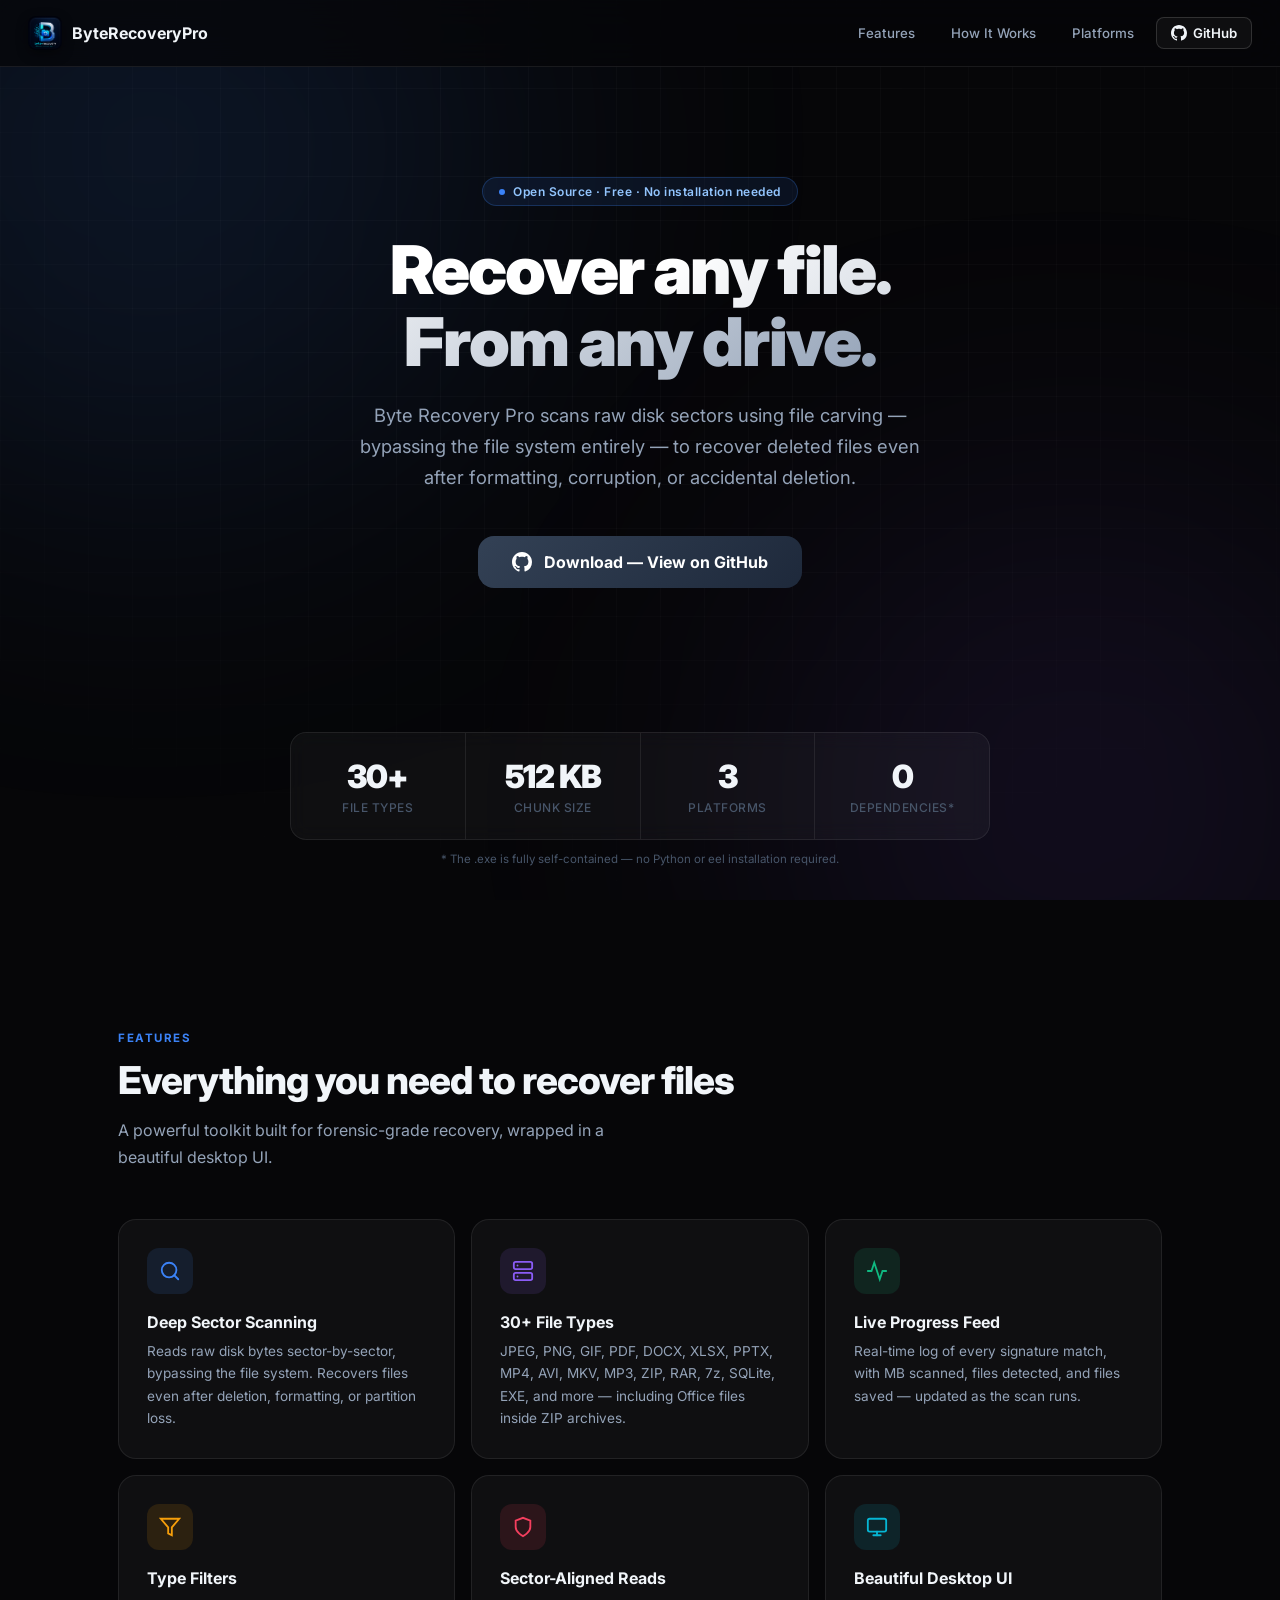
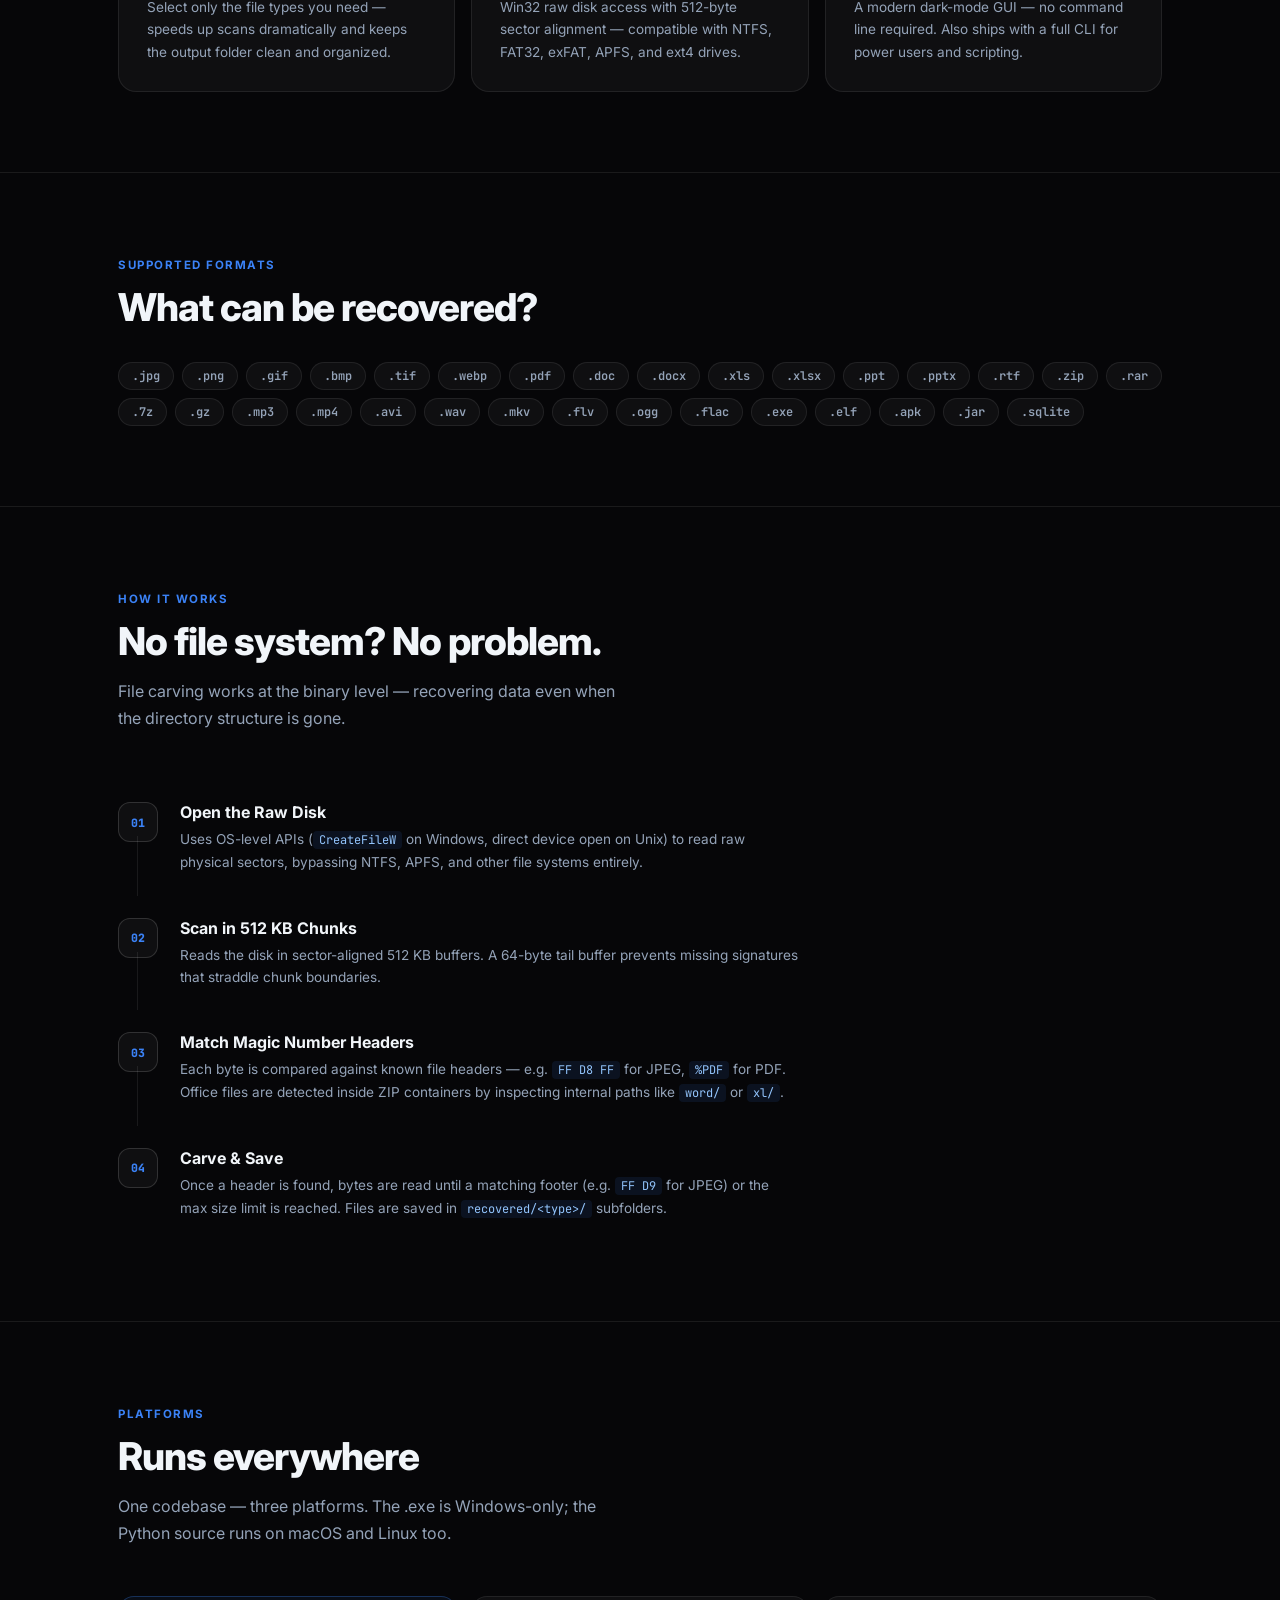
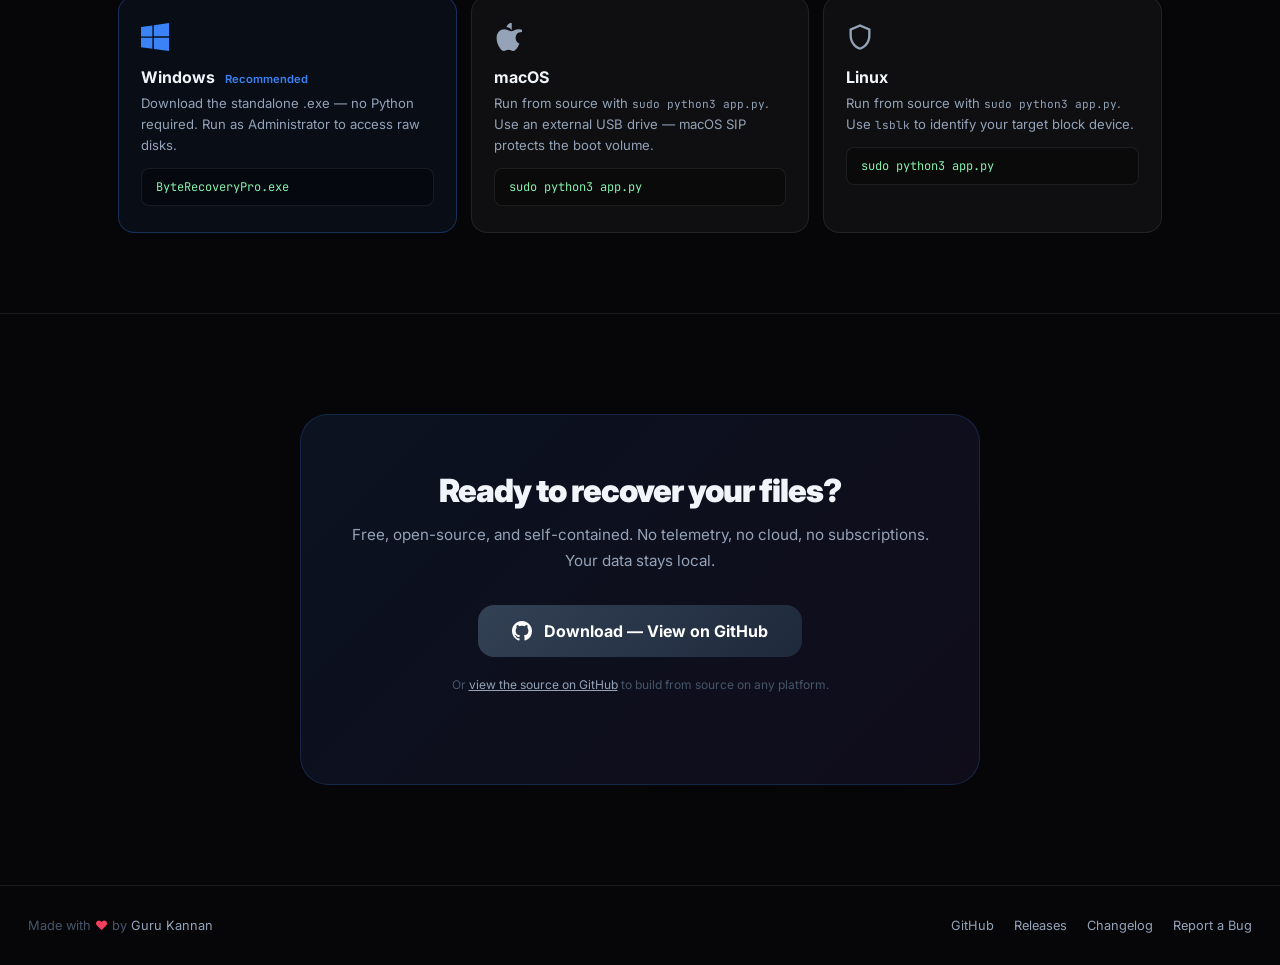
<file: docs/index.html>
<!DOCTYPE html>
<html lang="en">
<head>
    <meta charset="UTF-8">
    <meta name="viewport" content="width=device-width, initial-scale=1.0">
    <title>Byte Recovery Pro — Advanced File Carving & Recovery</title>
    <meta name="description" content="Recover deleted files from any drive — no file system needed. Open-source file carving tool for Windows, macOS, and Linux.">
    <meta property="og:title" content="Byte Recovery Pro">
    <meta property="og:description" content="Recover deleted files from raw disk sectors using file carving. Free & open source.">
    <meta property="og:image" content="https://gurukannan22.github.io/byte-recovery/ByteRecIcon.png">
    <meta name="theme-color" content="#3b82f6">
    <link rel="icon" type="image/png" href="ByteRecIcon.png">
    <link rel="apple-touch-icon" href="ByteRecIcon.png">
    <link rel="preconnect" href="https://fonts.googleapis.com">
    <link href="https://fonts.googleapis.com/css2?family=Inter:wght@300;400;500;600;700;800;900&family=JetBrains+Mono:wght@400;500&display=swap" rel="stylesheet">
    <style>
        /* ── Tokens ── */
        :root {
            --bg:       #060608;
            --surface:  rgba(255,255,255,0.04);
            --border:   rgba(255,255,255,0.08);
            --border-b: rgba(255,255,255,0.14);
            --blue:    #3b82f6;
            --purple:  #8b5cf6;
            --green:   #10b981;
            --text-1:  #f1f5f9;
            --text-2:  #94a3b8;
            --text-3:  #475569;
            --mono:    'JetBrains Mono', monospace;
        }
        *, *::before, *::after { box-sizing: border-box; margin: 0; padding: 0; }
        html { scroll-behavior: smooth; }
        body {
            font-family: 'Inter', system-ui, sans-serif;
            background: var(--bg);
            color: var(--text-1);
            -webkit-font-smoothing: antialiased;
            overflow-x: hidden;
        }

        /* ── Background ── */
        .bg-orbs { position: fixed; inset: 0; pointer-events: none; z-index: 0; overflow: hidden; }
        .orb { position: absolute; border-radius: 50%; filter: blur(140px); }
        .orb-1 { width: 700px; height: 700px; background: rgba(59,130,246,0.12); top: -200px; left: -200px; animation: drift 20s ease-in-out infinite alternate; }
        .orb-2 { width: 600px; height: 600px; background: rgba(139,92,246,0.10); bottom: -200px; right: -100px; animation: drift 25s ease-in-out infinite alternate-reverse; }
        @keyframes drift { from { transform: translate(0,0); } to { transform: translate(40px,50px); } }

        .bg-grid {
            position: fixed; inset: 0; z-index: 0;
            background-image: linear-gradient(rgba(255,255,255,0.025) 1px, transparent 1px),
                              linear-gradient(90deg, rgba(255,255,255,0.025) 1px, transparent 1px);
            background-size: 44px 44px;
            mask-image: radial-gradient(ellipse 80% 80% at 50% 30%, black 30%, transparent 100%);
        }

        /* ── Layout ── */
        .wrap { max-width: 1100px; margin: 0 auto; padding: 0 28px; position: relative; z-index: 1; }

        /* ── Nav ── */
        nav {
            position: sticky; top: 0; z-index: 100;
            display: flex; align-items: center; justify-content: space-between;
            padding: 16px 28px;
            backdrop-filter: blur(20px);
            background: rgba(6,6,8,0.75);
            border-bottom: 1px solid var(--border);
        }
        .nav-brand { display: flex; align-items: center; gap: 10px; text-decoration: none; }
        .nav-icon {
            width: 34px; height: 34px; border-radius: 9px;
            background: linear-gradient(135deg, var(--blue), var(--purple));
            display: flex; align-items: center; justify-content: center;
            box-shadow: 0 4px 12px rgba(59,130,246,0.35);
        }
        .nav-icon svg { width: 18px; height: 18px; stroke: white; fill: none; stroke-width: 2.2; stroke-linecap: round; }
        .nav-name { font-size: 1rem; font-weight: 700; color: var(--text-1); }
        .nav-ver { font-size: 0.65rem; font-weight: 600; color: var(--blue); text-transform: uppercase; letter-spacing: 0.5px; margin-left: 6px; opacity: 0.85; }
        .nav-links { display: flex; align-items: center; gap: 8px; }
        .nav-link {
            padding: 7px 14px; border-radius: 8px;
            font-size: 0.83rem; font-weight: 500; color: var(--text-2);
            text-decoration: none; transition: all 0.2s;
        }
        .nav-link:hover { color: var(--text-1); background: var(--surface); }
        .nav-gh {
            display: flex; align-items: center; gap: 6px;
            padding: 7px 14px; border-radius: 8px;
            font-size: 0.83rem; font-weight: 600; color: var(--text-1);
            text-decoration: none; background: var(--surface);
            border: 1px solid var(--border-b); transition: all 0.2s;
        }
        .nav-gh:hover { background: rgba(255,255,255,0.08); border-color: rgba(255,255,255,0.2); }

        /* ── Hero ── */
        .hero {
            text-align: center;
            padding: 110px 0 80px;
        }
        .hero-badge {
            display: inline-flex; align-items: center; gap: 8px;
            padding: 6px 16px; border-radius: 999px;
            background: rgba(59,130,246,0.1); border: 1px solid rgba(59,130,246,0.25);
            font-size: 0.75rem; font-weight: 600; color: #93c5fd;
            letter-spacing: 0.5px; margin-bottom: 28px;
        }
        .hero-badge .dot { width: 6px; height: 6px; border-radius: 50%; background: var(--blue); animation: pulse 2s ease-in-out infinite; }
        @keyframes pulse { 0%,100%{opacity:1;} 50%{opacity:0.4;} }

        h1 {
            font-size: clamp(2.6rem, 6vw, 4.2rem);
            font-weight: 900;
            letter-spacing: -2px;
            line-height: 1.07;
            margin-bottom: 22px;
        }
        .h1-gradient {
            background: linear-gradient(135deg, #fff 30%, #94a3b8 100%);
            -webkit-background-clip: text;
            -webkit-text-fill-color: transparent;
            background-clip: text;
        }
        .hero-sub {
            font-size: 1.15rem; color: var(--text-2); max-width: 560px; margin: 0 auto 42px;
            line-height: 1.7; font-weight: 400;
        }

        /* Download button */
        .dl-wrap { display: flex; flex-direction: column; align-items: center; gap: 14px; }
        .dl-btn {
            display: inline-flex; align-items: center; gap: 12px;
            padding: 16px 34px; border-radius: 16px; border: none;
            background: linear-gradient(135deg, var(--blue), var(--purple));
            color: #fff; font-family: 'Inter', sans-serif;
            font-size: 1rem; font-weight: 700; cursor: pointer;
            text-decoration: none; position: relative; overflow: hidden;
            box-shadow: 0 6px 28px rgba(59,130,246,0.4);
            transition: transform 0.2s, box-shadow 0.2s;
        }
        .dl-btn:hover { transform: translateY(-3px); box-shadow: 0 12px 36px rgba(59,130,246,0.55); }
        .dl-btn .shimmer {
            position: absolute; top: 0; left: -80%; width: 50%; height: 100%;
            background: linear-gradient(90deg, transparent, rgba(255,255,255,0.18), transparent);
            transform: skewX(-20deg); animation: shimmer 3s infinite;
        }
        @keyframes shimmer { 0%{left:-80%;} 100%{left:160%;} }
        .dl-btn svg { flex-shrink: 0; }

        .dl-meta { display: flex; align-items: center; gap: 16px; font-size: 0.78rem; color: var(--text-3); }
        .dl-meta span { display: flex; align-items: center; gap: 5px; }

        .dl-loading { color: var(--text-3); font-size: 0.85rem; }
        .dl-error   { color: #fca5a5; font-size: 0.82rem; }

        /* ── Stats bar ── */
        .stats-bar {
            display: flex; justify-content: center; gap: 0;
            border: 1px solid var(--border); border-radius: 16px;
            margin: 64px auto; max-width: 700px; overflow: hidden;
            backdrop-filter: blur(10px); background: var(--surface);
        }
        .stat-item {
            flex: 1; padding: 24px 20px; text-align: center;
            border-right: 1px solid var(--border);
        }
        .stat-item:last-child { border-right: none; }
        .stat-num { font-size: 2rem; font-weight: 900; letter-spacing: -1px; color: var(--text-1); }
        .stat-lbl { font-size: 0.75rem; color: var(--text-3); margin-top: 4px; font-weight: 500; text-transform: uppercase; letter-spacing: 0.5px; }

        /* ── Section titles ── */
        section { padding: 80px 0; }
        .section-label {
            display: inline-block; font-size: 0.72rem; font-weight: 700;
            color: var(--blue); text-transform: uppercase; letter-spacing: 1.5px;
            margin-bottom: 12px;
        }
        .section-title {
            font-size: clamp(1.8rem, 3vw, 2.5rem); font-weight: 800;
            letter-spacing: -1px; color: var(--text-1); margin-bottom: 14px;
        }
        .section-sub { font-size: 1rem; color: var(--text-2); max-width: 520px; line-height: 1.7; }

        /* ── Feature grid ── */
        .feature-grid {
            display: grid;
            grid-template-columns: repeat(auto-fill, minmax(300px, 1fr));
            gap: 16px; margin-top: 48px;
        }
        .feature-card {
            padding: 28px; border-radius: 18px;
            background: var(--surface); border: 1px solid var(--border);
            transition: border-color 0.2s, transform 0.2s;
        }
        .feature-card:hover { border-color: var(--border-b); transform: translateY(-3px); }
        .feature-icon {
            width: 46px; height: 46px; border-radius: 12px;
            display: flex; align-items: center; justify-content: center;
            margin-bottom: 18px;
        }
        .fi-blue   { background: rgba(59,130,246,0.12); color: var(--blue); }
        .fi-purple { background: rgba(139,92,246,0.12); color: var(--purple); }
        .fi-green  { background: rgba(16,185,129,0.12); color: var(--green); }
        .fi-amber  { background: rgba(245,158,11,0.12); color: #f59e0b; }
        .fi-rose   { background: rgba(244,63,94,0.12);  color: #f43f5e; }
        .fi-cyan   { background: rgba(6,182,212,0.12);  color: #06b6d4; }
        .feature-icon svg { width: 22px; height: 22px; fill: none; stroke: currentColor; stroke-width: 2; stroke-linecap: round; }
        .feature-card h3 { font-size: 1rem; font-weight: 700; margin-bottom: 8px; }
        .feature-card p  { font-size: 0.85rem; color: var(--text-2); line-height: 1.65; }

        /* ── Supported types ── */
        .types-row { display: flex; flex-wrap: wrap; gap: 8px; margin-top: 32px; }
        .type-pill {
            padding: 5px 13px; border-radius: 999px;
            background: var(--surface); border: 1px solid var(--border);
            font-size: 0.75rem; font-weight: 600; color: var(--text-2);
            font-family: var(--mono);
        }

        /* ── How it works steps ── */
        .steps { display: flex; flex-direction: column; gap: 0; margin-top: 48px; max-width: 680px; }
        .step { display: flex; gap: 22px; padding: 22px 0; position: relative; }
        .step:not(:last-child)::after {
            content: ''; position: absolute; left: 19px; top: 56px; bottom: 0;
            width: 1px; background: var(--border);
        }
        .step-num {
            width: 40px; height: 40px; flex-shrink: 0; border-radius: 12px;
            background: var(--surface); border: 1px solid var(--border-b);
            display: flex; align-items: center; justify-content: center;
            font-size: 0.72rem; font-weight: 800; color: var(--blue); font-family: var(--mono);
        }
        .step-body h4 { font-size: 1rem; font-weight: 700; margin-bottom: 6px; }
        .step-body p  { font-size: 0.85rem; color: var(--text-2); line-height: 1.65; }
        .step-body code {
            font-family: var(--mono); font-size: 0.88em;
            color: #93c5fd; background: rgba(59,130,246,0.1);
            padding: 1px 6px; border-radius: 4px;
        }

        /* ── Platform cards ── */
        .platform-grid { display: grid; grid-template-columns: repeat(3,1fr); gap: 14px; margin-top: 48px; }
        .platform-card {
            padding: 26px 22px; border-radius: 16px;
            background: var(--surface); border: 1px solid var(--border);
        }
        .platform-card.featured { border-color: rgba(59,130,246,0.3); background: rgba(59,130,246,0.06); }
        .platform-card h3 { font-size: 1rem; font-weight: 700; margin: 12px 0 6px; }
        .platform-card p  { font-size: 0.82rem; color: var(--text-2); line-height: 1.6; }
        .platform-card .cmd {
            margin-top: 12px; padding: 10px 14px; border-radius: 8px;
            background: rgba(0,0,0,0.3); border: 1px solid var(--border);
            font-family: var(--mono); font-size: 0.75rem; color: #86efac;
        }

        /* ── Download CTA ── */
        .cta-section {
            text-align: center; padding: 100px 0;
        }
        .cta-card {
            display: inline-block; max-width: 680px; width: 100%;
            padding: 56px 48px; border-radius: 28px;
            background: linear-gradient(135deg, rgba(59,130,246,0.1), rgba(139,92,246,0.08));
            border: 1px solid rgba(59,130,246,0.2);
        }
        .cta-card h2 { font-size: 2rem; font-weight: 900; letter-spacing: -1px; margin-bottom: 12px; }
        .cta-card p  { color: var(--text-2); margin-bottom: 32px; font-size: 0.95rem; line-height: 1.7; }

        /* ── Footer ── */
        footer {
            border-top: 1px solid var(--border);
            padding: 32px 28px;
            display: flex; align-items: center; justify-content: space-between;
            flex-wrap: wrap; gap: 16px;
            font-size: 0.8rem; color: var(--text-3);
        }
        footer a { color: var(--text-2); text-decoration: none; }
        footer a:hover { color: var(--text-1); }
        .footer-links { display: flex; gap: 20px; }
        .heart { color: #f43f5e; }

        /* ── Divider ── */
        .divider { border: none; border-top: 1px solid var(--border); margin: 0; }

        /* ── Responsive ── */
        @media (max-width: 700px) {
            nav { padding: 14px 18px; }
            .nav-links { gap: 4px; }
            .nav-link { display: none; }
            h1 { letter-spacing: -1.5px; }
            .platform-grid { grid-template-columns: 1fr; }
            .stats-bar { flex-direction: column; }
            .stat-item { border-right: none; border-bottom: 1px solid var(--border); }
            .stat-item:last-child { border-bottom: none; }
            .cta-card { padding: 36px 24px; }
        }
    </style>
</head>
<body>

<div class="bg-orbs">
    <div class="orb orb-1"></div>
    <div class="orb orb-2"></div>
</div>
<div class="bg-grid"></div>

<!-- ── Nav ── -->
<nav>
    <a class="nav-brand" href="#">
        <div class="nav-icon" style="background: transparent; box-shadow: none;">
            <img src="ByteRecIcon.png" alt="Logo" style="width: 100%; height: 100%; border-radius: 8px; box-shadow: 0 4px 12px rgba(0,0,0,0.4);">
        </div>
        <span class="nav-name">ByteRecovery<strong>Pro</strong></span>
        <span class="nav-ver" id="nav-ver"></span>
    </a>
    <div class="nav-links">
        <a class="nav-link" href="#features">Features</a>
        <a class="nav-link" href="#how-it-works">How It Works</a>
        <a class="nav-link" href="#platforms">Platforms</a>
        <a class="nav-gh" href="https://github.com/gurukannan22/byte-recovery" target="_blank">
            <svg width="16" height="16" viewBox="0 0 24 24" fill="currentColor"><path d="M12 0C5.37 0 0 5.37 0 12c0 5.31 3.435 9.795 8.205 11.385.6.105.825-.255.825-.57 0-.285-.015-1.23-.015-2.235-3.015.555-3.795-.735-4.035-1.41-.135-.345-.72-1.41-1.23-1.695-.42-.225-1.02-.78-.015-.795.945-.015 1.62.87 1.845 1.23 1.08 1.815 2.805 1.305 3.495.99.105-.78.42-1.305.765-1.605-2.67-.3-5.46-1.335-5.46-5.925 0-1.305.465-2.385 1.23-3.225-.12-.3-.54-1.53.12-3.18 0 0 1.005-.315 3.3 1.23.96-.27 1.98-.405 3-.405s2.04.135 3 .405c2.295-1.56 3.3-1.23 3.3-1.23.66 1.65.24 2.88.12 3.18.765.84 1.23 1.905 1.23 3.225 0 4.605-2.805 5.625-5.475 5.925.435.375.81 1.095.81 2.22 0 1.605-.015 2.895-.015 3.3 0 .315.225.69.825.57A12.02 12.02 0 0 0 24 12c0-6.63-5.37-12-12-12z"/></svg>
            GitHub
        </a>
    </div>
</nav>

<!-- ── Hero ── -->
<div class="wrap">
    <section class="hero">
        <div class="hero-badge">
            <span class="dot"></span>
            Open Source · Free · No installation needed
        </div>
        <h1>
            <span class="h1-gradient">Recover any file.<br>From any drive.</span>
        </h1>
        <p class="hero-sub">
            Byte Recovery Pro scans raw disk sectors using file carving — bypassing the file system entirely — to recover deleted files even after formatting, corruption, or accidental deletion.
        </p>

        <div class="dl-wrap">
            <div id="dl-container">
                <p class="dl-loading">⏳ Fetching latest release…</p>
            </div>
            <div class="dl-meta" id="dl-meta" style="display:none;">
                <span>
                    <svg width="13" height="13" viewBox="0 0 24 24" fill="none" stroke="currentColor" stroke-width="2"><rect x="3" y="3" width="18" height="18" rx="2"/><path d="M9 9h6M9 12h6M9 15h4"/></svg>
                    Windows 10/11 · 64-bit
                </span>
                <span>
                    <svg width="13" height="13" viewBox="0 0 24 24" fill="none" stroke="currentColor" stroke-width="2"><path d="M12 22s8-4 8-10V5l-8-3-8 3v7c0 6 8 10 8 10z"/></svg>
                    Run as Administrator
                </span>
            </div>
        </div>
    </section>

    <!-- ── Stats ── -->
    <div class="stats-bar">
        <div class="stat-item">
            <div class="stat-num">30+</div>
            <div class="stat-lbl">File Types</div>
        </div>
        <div class="stat-item">
            <div class="stat-num">512 KB</div>
            <div class="stat-lbl">Chunk Size</div>
        </div>
        <div class="stat-item">
            <div class="stat-num">3</div>
            <div class="stat-lbl">Platforms</div>
        </div>
        <div class="stat-item">
            <div class="stat-num">0</div>
            <div class="stat-lbl">Dependencies*</div>
        </div>
    </div>

    <p style="text-align:center;font-size:0.72rem;color:var(--text-3);margin-top:-52px;margin-bottom:80px;">* The .exe is fully self-contained — no Python or eel installation required.</p>

    <!-- ── Features ── -->
    <section id="features">
        <span class="section-label">Features</span>
        <h2 class="section-title">Everything you need to recover files</h2>
        <p class="section-sub">A powerful toolkit built for forensic-grade recovery, wrapped in a beautiful desktop UI.</p>

        <div class="feature-grid">
            <div class="feature-card">
                <div class="feature-icon fi-blue">
                    <svg viewBox="0 0 24 24"><circle cx="11" cy="11" r="8"/><line x1="21" y1="21" x2="16.65" y2="16.65"/></svg>
                </div>
                <h3>Deep Sector Scanning</h3>
                <p>Reads raw disk bytes sector-by-sector, bypassing the file system. Recovers files even after deletion, formatting, or partition loss.</p>
            </div>
            <div class="feature-card">
                <div class="feature-icon fi-purple">
                    <svg viewBox="0 0 24 24"><rect x="2" y="2" width="20" height="8" rx="2"/><rect x="2" y="14" width="20" height="8" rx="2"/><line x1="6" y1="6" x2="6.01" y2="6"/><line x1="6" y1="18" x2="6.01" y2="18"/></svg>
                </div>
                <h3>30+ File Types</h3>
                <p>JPEG, PNG, GIF, PDF, DOCX, XLSX, PPTX, MP4, AVI, MKV, MP3, ZIP, RAR, 7z, SQLite, EXE, and more — including Office files inside ZIP archives.</p>
            </div>
            <div class="feature-card">
                <div class="feature-icon fi-green">
                    <svg viewBox="0 0 24 24"><polyline points="22 12 18 12 15 21 9 3 6 12 2 12"/></svg>
                </div>
                <h3>Live Progress Feed</h3>
                <p>Real-time log of every signature match, with MB scanned, files detected, and files saved — updated as the scan runs.</p>
            </div>
            <div class="feature-card">
                <div class="feature-icon fi-amber">
                    <svg viewBox="0 0 24 24"><polygon points="22 3 2 3 10 12.46 10 19 14 21 14 12.46 22 3"/></svg>
                </div>
                <h3>Type Filters</h3>
                <p>Select only the file types you need — speeds up scans dramatically and keeps the output folder clean and organized.</p>
            </div>
            <div class="feature-card">
                <div class="feature-icon fi-rose">
                    <svg viewBox="0 0 24 24"><path d="M12 22s8-4 8-10V5l-8-3-8 3v7c0 6 8 10 8 10z"/></svg>
                </div>
                <h3>Sector-Aligned Reads</h3>
                <p>Win32 raw disk access with 512-byte sector alignment — compatible with NTFS, FAT32, exFAT, APFS, and ext4 drives.</p>
            </div>
            <div class="feature-card">
                <div class="feature-icon fi-cyan">
                    <svg viewBox="0 0 24 24"><rect x="2" y="3" width="20" height="14" rx="2"/><line x1="8" y1="21" x2="16" y2="21"/><line x1="12" y1="17" x2="12" y2="21"/></svg>
                </div>
                <h3>Beautiful Desktop UI</h3>
                <p>A modern dark-mode GUI — no command line required. Also ships with a full CLI for power users and scripting.</p>
            </div>
        </div>
    </section>
</div>

<hr class="divider">

<!-- ── Supported Types ── -->
<div class="wrap">
    <section>
        <span class="section-label">Supported Formats</span>
        <h2 class="section-title">What can be recovered?</h2>
        <div class="types-row">
            <span class="type-pill">.jpg</span><span class="type-pill">.png</span><span class="type-pill">.gif</span>
            <span class="type-pill">.bmp</span><span class="type-pill">.tif</span><span class="type-pill">.webp</span>
            <span class="type-pill">.pdf</span><span class="type-pill">.doc</span><span class="type-pill">.docx</span>
            <span class="type-pill">.xls</span><span class="type-pill">.xlsx</span><span class="type-pill">.ppt</span>
            <span class="type-pill">.pptx</span><span class="type-pill">.rtf</span><span class="type-pill">.zip</span>
            <span class="type-pill">.rar</span><span class="type-pill">.7z</span><span class="type-pill">.gz</span>
            <span class="type-pill">.mp3</span><span class="type-pill">.mp4</span><span class="type-pill">.avi</span>
            <span class="type-pill">.wav</span><span class="type-pill">.mkv</span><span class="type-pill">.flv</span>
            <span class="type-pill">.ogg</span><span class="type-pill">.flac</span><span class="type-pill">.exe</span>
            <span class="type-pill">.elf</span><span class="type-pill">.apk</span><span class="type-pill">.jar</span>
            <span class="type-pill">.sqlite</span>
        </div>
    </section>
</div>

<hr class="divider">

<!-- ── How It Works ── -->
<div class="wrap">
    <section id="how-it-works">
        <span class="section-label">How It Works</span>
        <h2 class="section-title">No file system? No problem.</h2>
        <p class="section-sub">File carving works at the binary level — recovering data even when the directory structure is gone.</p>

        <div class="steps">
            <div class="step">
                <div class="step-num">01</div>
                <div class="step-body">
                    <h4>Open the Raw Disk</h4>
                    <p>Uses OS-level APIs (<code>CreateFileW</code> on Windows, direct device open on Unix) to read raw physical sectors, bypassing NTFS, APFS, and other file systems entirely.</p>
                </div>
            </div>
            <div class="step">
                <div class="step-num">02</div>
                <div class="step-body">
                    <h4>Scan in 512 KB Chunks</h4>
                    <p>Reads the disk in sector-aligned 512 KB buffers. A 64-byte tail buffer prevents missing signatures that straddle chunk boundaries.</p>
                </div>
            </div>
            <div class="step">
                <div class="step-num">03</div>
                <div class="step-body">
                    <h4>Match Magic Number Headers</h4>
                    <p>Each byte is compared against known file headers — e.g. <code>FF D8 FF</code> for JPEG, <code>%PDF</code> for PDF. Office files are detected inside ZIP containers by inspecting internal paths like <code>word/</code> or <code>xl/</code>.</p>
                </div>
            </div>
            <div class="step">
                <div class="step-num">04</div>
                <div class="step-body">
                    <h4>Carve &amp; Save</h4>
                    <p>Once a header is found, bytes are read until a matching footer (e.g. <code>FF D9</code> for JPEG) or the max size limit is reached. Files are saved in <code>recovered/&lt;type&gt;/</code> subfolders.</p>
                </div>
            </div>
        </div>
    </section>
</div>

<hr class="divider">

<!-- ── Platforms ── -->
<div class="wrap">
    <section id="platforms">
        <span class="section-label">Platforms</span>
        <h2 class="section-title">Runs everywhere</h2>
        <p class="section-sub">One codebase — three platforms. The .exe is Windows-only; the Python source runs on macOS and Linux too.</p>

        <div class="platform-grid">
            <div class="platform-card featured">
                <svg width="28" height="28" viewBox="0 0 24 24" fill="var(--blue)"><path d="M0 3.449L9.75 2.1v9.451H0m10.949-9.602L24 0v11.4H10.949M0 12.6h9.75v9.451L0 20.699M10.949 12.6H24V24l-12.9-1.801"/></svg>
                <h3>Windows <span style="font-size:0.7rem;color:var(--blue);font-weight:600;margin-left:6px;">Recommended</span></h3>
                <p>Download the standalone .exe — no Python required. Run as Administrator to access raw disks.</p>
                <div class="cmd">ByteRecoveryPro.exe</div>
            </div>
            <div class="platform-card">
                <svg width="28" height="28" viewBox="0 0 814 1000" fill="var(--text-2)"><path d="M788.1 340.9c-5.8 4.5-108.2 62.2-108.2 190.5 0 148.4 130.3 200.9 134.2 202.2-.6 3.2-20.7 71.9-68.7 141.9-42.8 61.6-87.5 123.1-155.5 123.1s-85.5-39.5-164-39.5c-76 0-103.7 40.8-165.9 40.8s-105.4-57.5-155.5-127.4C46 790.7 0 663 0 541.8c0-207.1 135.4-316.6 268.8-316.6 101.8 0 186.3 67.1 248.8 67.1 59.9 0 155.2-71.1 264.7-71.1 42 0 152.1 4.8 220.2 82.2zm-246.8-82.2c-23.1-49.9-99.1-106.6-167.9-106.6-6.1 0-12.2.6-18.3 1.6 9.6-57.8 66.2-151.8 164-151.8 5.8 0 11.7.6 17.5 1.6l4.8-1.6z"/></svg>
                <h3>macOS</h3>
                <p>Run from source with <code style="font-family:var(--mono);font-size:0.85em;">sudo python3 app.py</code>. Use an external USB drive — macOS SIP protects the boot volume.</p>
                <div class="cmd">sudo python3 app.py</div>
            </div>
            <div class="platform-card">
                <svg width="28" height="28" viewBox="0 0 24 24" fill="var(--text-2)"><path d="M12 1L3 5v6c0 5.55 3.84 10.74 9 12 5.16-1.26 9-6.45 9-12V5l-9-4zm0 2.18l7 3.12V11c0 4.52-3.08 8.79-7 9.93C8.08 19.79 5 15.52 5 11V6.3l7-3.12z"/></svg>
                <h3>Linux</h3>
                <p>Run from source with <code style="font-family:var(--mono);font-size:0.85em;">sudo python3 app.py</code>. Use <code style="font-family:var(--mono);font-size:0.85em;">lsblk</code> to identify your target block device.</p>
                <div class="cmd">sudo python3 app.py</div>
            </div>
        </div>
    </section>
</div>

<hr class="divider">

<!-- ── Download CTA ── -->
<div class="wrap">
    <section class="cta-section">
        <div class="cta-card">
            <h2>Ready to recover your files?</h2>
            <p>Free, open-source, and self-contained. No telemetry, no cloud, no subscriptions. Your data stays local.</p>
            <div id="dl-container-2">
                <p class="dl-loading">⏳ Fetching latest release…</p>
            </div>
            <p style="margin-top:18px;font-size:0.75rem;color:var(--text-3);">
                Or <a href="https://github.com/gurukannan22/byte-recovery" style="color:var(--text-2);">view the source on GitHub</a> to build from source on any platform.
            </p>
        </div>
    </section>
</div>

<!-- ── Footer ── -->
<footer>
    <span>Made with <span class="heart">♥</span> by <a href="https://github.com/gurukannan22" target="_blank">Guru Kannan</a></span>
    <div class="footer-links">
        <a href="https://github.com/gurukannan22/byte-recovery" target="_blank">GitHub</a>
        <a href="https://github.com/gurukannan22/byte-recovery/releases" target="_blank">Releases</a>
        <a href="https://github.com/gurukannan22/byte-recovery/blob/main/CHANGELOG.md" target="_blank">Changelog</a>
        <a href="https://github.com/gurukannan22/byte-recovery/issues" target="_blank">Report a Bug</a>
    </div>
</footer>

<script>
    const REPO = 'gurukannan22/byte-recovery';
    const API  = `https://api.github.com/repos/${REPO}/releases/latest`;

    // Use window.location for direct download — the `download` attr is blocked
    // cross-origin. For .exe files, browsers will prompt a Save dialog automatically.
    function triggerDownload(e, url) {
        e.preventDefault();
        window.location.href = url;
    }

    function makeDownloadBtn(url, ver, fileSize) {
        const sizeStr = fileSize ? ` · ${(fileSize / 1024 / 1024).toFixed(1)} MB` : '';
        return `
            <a class="dl-btn" href="${url}" onclick="triggerDownload(event, '${url}')">
                <svg width="20" height="20" viewBox="0 0 24 24" fill="none" stroke="currentColor" stroke-width="2.2" stroke-linecap="round">
                    <path d="M21 15v4a2 2 0 0 1-2 2H5a2 2 0 0 1-2-2v-4"/>
                    <polyline points="7 10 12 15 17 10"/>
                    <line x1="12" y1="15" x2="12" y2="3"/>
                </svg>
                Download for Windows
                <span style="font-size:0.8rem;opacity:0.75;font-weight:500;">v${ver}${sizeStr}</span>
                <div class="shimmer"></div>
            </a>`;
    }

    function makeNoReleaseMsg() {
        return `<div style="display:flex;flex-direction:column;align-items:center;gap:12px;">
            <a class="dl-btn" href="https://github.com/${REPO}/releases" target="_blank"
               style="background:linear-gradient(135deg,#334155,#1e293b);box-shadow:none;">
                <svg width="20" height="20" viewBox="0 0 24 24" fill="currentColor"><path d="M12 0C5.37 0 0 5.37 0 12c0 5.31 3.435 9.795 8.205 11.385.6.105.825-.255.825-.57 0-.285-.015-1.23-.015-2.235-3.015.555-3.795-.735-4.035-1.41-.135-.345-.72-1.41-1.23-1.695-.42-.225-1.02-.78-.015-.795.945-.015 1.62.87 1.845 1.23 1.08 1.815 2.805 1.305 3.495.99.105-.78.42-1.305.765-1.605-2.67-.3-5.46-1.335-5.46-5.925 0-1.305.465-2.385 1.23-3.225-.12-.3-.54-1.53.12-3.18 0 0 1.005-.315 3.3 1.23.96-.27 1.98-.405 3-.405s2.04.135 3 .405c2.295-1.56 3.3-1.23 3.3-1.23.66 1.65.24 2.88.12 3.18.765.84 1.23 1.905 1.23 3.225 0 4.605-2.805 5.625-5.475 5.925.435.375.81 1.095.81 2.22 0 1.605-.015 2.895-.015 3.3 0 .315.225.69.825.57A12.02 12.02 0 0 0 24 12c0-6.63-5.37-12-12-12z"/></svg>
                No release yet — View on GitHub
            </a>
            <p style="font-size:0.75rem;color:var(--text-3);">The first release will appear here automatically once published.</p>
        </div>`;
    }

    async function loadRelease() {
        try {
            const res = await fetch(API);

            // 404 means no releases have been published yet
            if (res.status === 404) {
                document.getElementById('dl-container').innerHTML   = makeNoReleaseMsg();
                document.getElementById('dl-container-2').innerHTML = makeNoReleaseMsg();
                return;
            }

            if (!res.ok) throw new Error(`GitHub API returned ${res.status}`);

            const data = await res.json();
            const ver  = data.tag_name.replace(/^v/, '');
            const exe  = data.assets.find(a => a.name.endsWith('.exe'));

            // Update nav version pill
            document.getElementById('nav-ver').textContent = `v${ver}`;

            let btn;
            if (exe) {
                // Direct download URL — clicking navigates to the GitHub CDN file
                // which immediately triggers a browser Save dialog for .exe files
                btn = makeDownloadBtn(exe.browser_download_url, ver, exe.size);
                document.getElementById('dl-meta').style.display = 'flex';
            } else {
                // Release exists but has no .exe asset — link to the releases page
                btn = `<a class="dl-btn" href="https://github.com/${REPO}/releases/tag/v${ver}" target="_blank">
                    <svg width="20" height="20" viewBox="0 0 24 24" fill="currentColor"><path d="M12 0C5.37 0 0 5.37 0 12c0 5.31 3.435 9.795 8.205 11.385.6.105.825-.255.825-.57 0-.285-.015-1.23-.015-2.235-3.015.555-3.795-.735-4.035-1.41-.135-.345-.72-1.41-1.23-1.695-.42-.225-1.02-.78-.015-.795.945-.015 1.62.87 1.845 1.23 1.08 1.815 2.805 1.305 3.495.99.105-.78.42-1.305.765-1.605-2.67-.3-5.46-1.335-5.46-5.925 0-1.305.465-2.385 1.23-3.225-.12-.3-.54-1.53.12-3.18 0 0 1.005-.315 3.3 1.23.96-.27 1.98-.405 3-.405s2.04.135 3 .405c2.295-1.56 3.3-1.23 3.3-1.23.66 1.65.24 2.88.12 3.18.765.84 1.23 1.905 1.23 3.225 0 4.605-2.805 5.625-5.475 5.925.435.375.81 1.095.81 2.22 0 1.605-.015 2.895-.015 3.3 0 .315.225.69.825.57A12.02 12.02 0 0 0 24 12c0-6.63-5.37-12-12-12z"/></svg>
                    View Release v${ver} on GitHub
                    <div class="shimmer"></div>
                </a>`;
            }

            document.getElementById('dl-container').innerHTML   = btn;
            document.getElementById('dl-container-2').innerHTML = btn;

        } catch (err) {
            console.warn('Release fetch failed:', err);
            // Network error (e.g. rate-limited, offline) — show GitHub link as fallback
            const fallback = `<a class="dl-btn" href="https://github.com/${REPO}/releases/latest" target="_blank"
                style="background:linear-gradient(135deg,#334155,#1e293b);box-shadow:none;">
                <svg width="20" height="20" viewBox="0 0 24 24" fill="currentColor"><path d="M12 0C5.37 0 0 5.37 0 12c0 5.31 3.435 9.795 8.205 11.385.6.105.825-.255.825-.57 0-.285-.015-1.23-.015-2.235-3.015.555-3.795-.735-4.035-1.41-.135-.345-.72-1.41-1.23-1.695-.42-.225-1.02-.78-.015-.795.945-.015 1.62.87 1.845 1.23 1.08 1.815 2.805 1.305 3.495.99.105-.78.42-1.305.765-1.605-2.67-.3-5.46-1.335-5.46-5.925 0-1.305.465-2.385 1.23-3.225-.12-.3-.54-1.53.12-3.18 0 0 1.005-.315 3.3 1.23.96-.27 1.98-.405 3-.405s2.04.135 3 .405c2.295-1.56 3.3-1.23 3.3-1.23.66 1.65.24 2.88.12 3.18.765.84 1.23 1.905 1.23 3.225 0 4.605-2.805 5.625-5.475 5.925.435.375.81 1.095.81 2.22 0 1.605-.015 2.895-.015 3.3 0 .315.225.69.825.57A12.02 12.02 0 0 0 24 12c0-6.63-5.37-12-12-12z"/></svg>
                Download — View on GitHub
            </a>`;
            document.getElementById('dl-container').innerHTML   = fallback;
            document.getElementById('dl-container-2').innerHTML = fallback;
        }
    }

    loadRelease();

</script>
</body>
</html>
</file>
